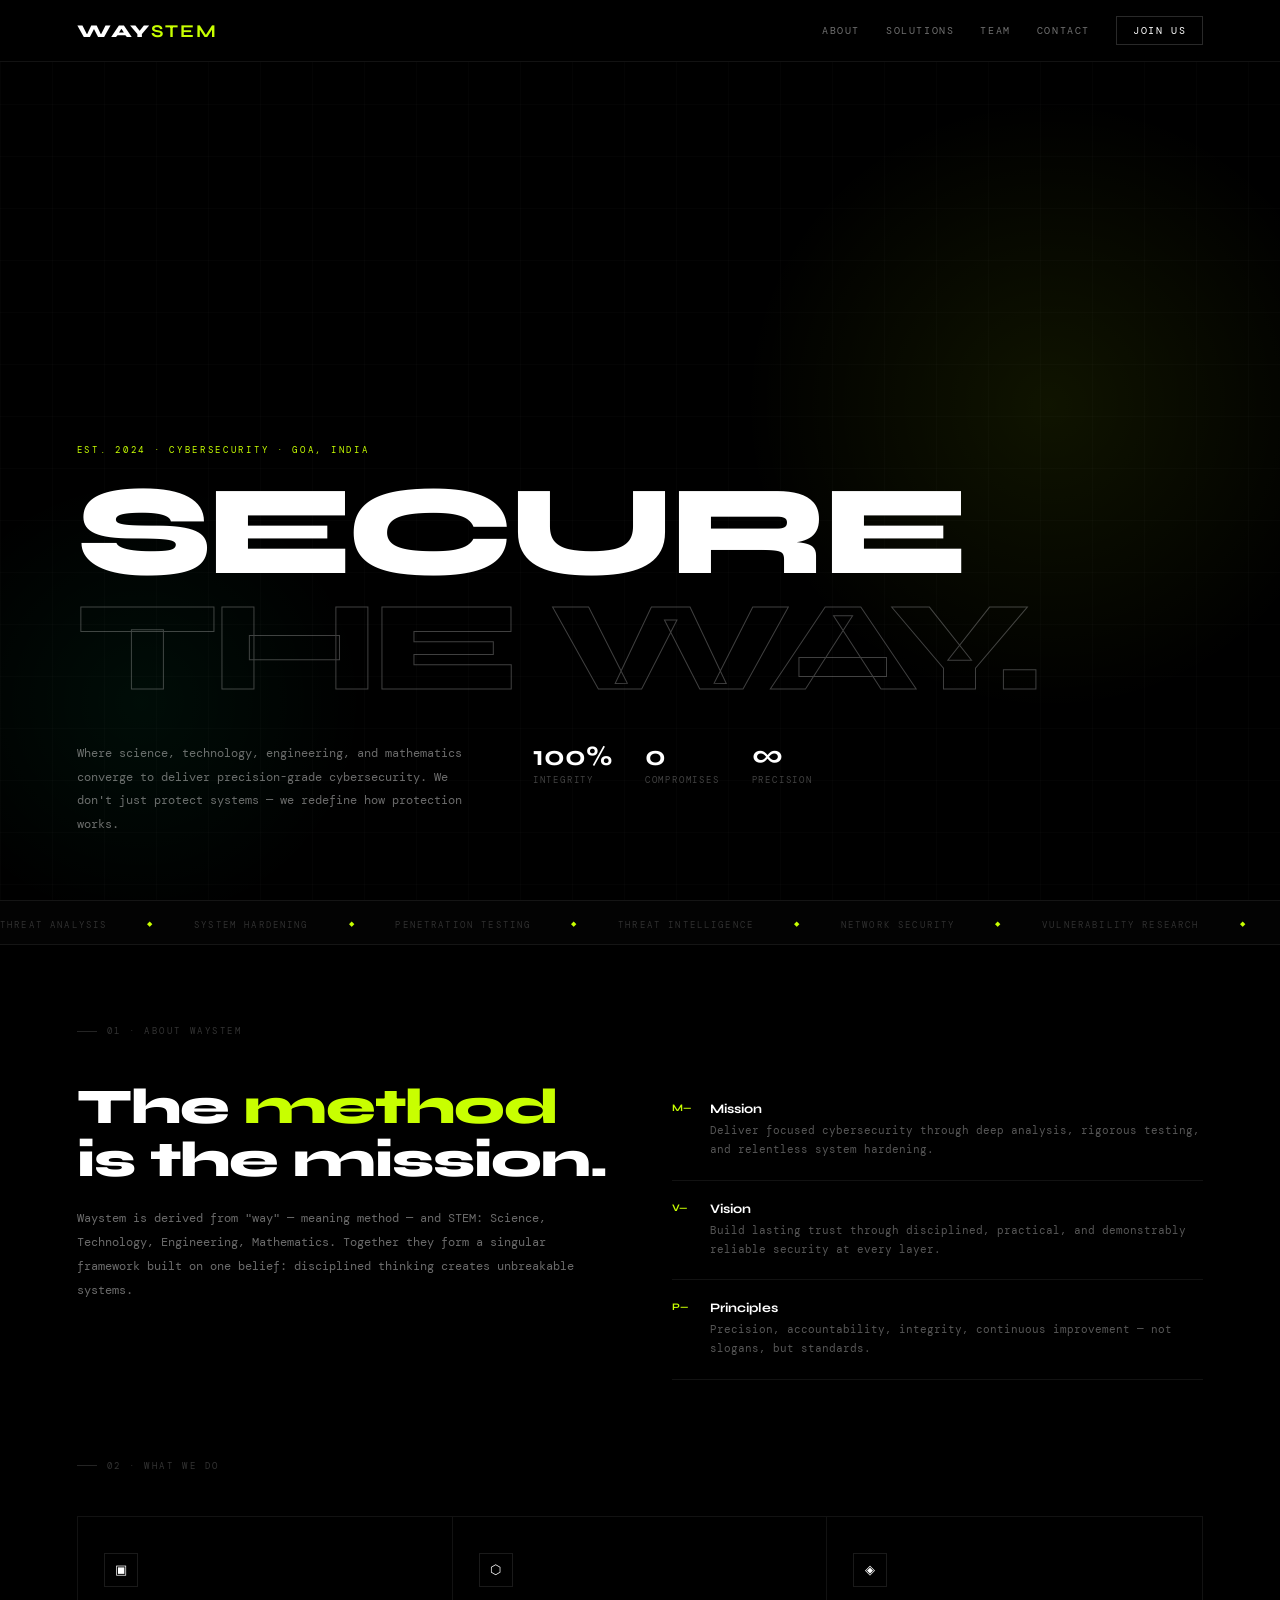
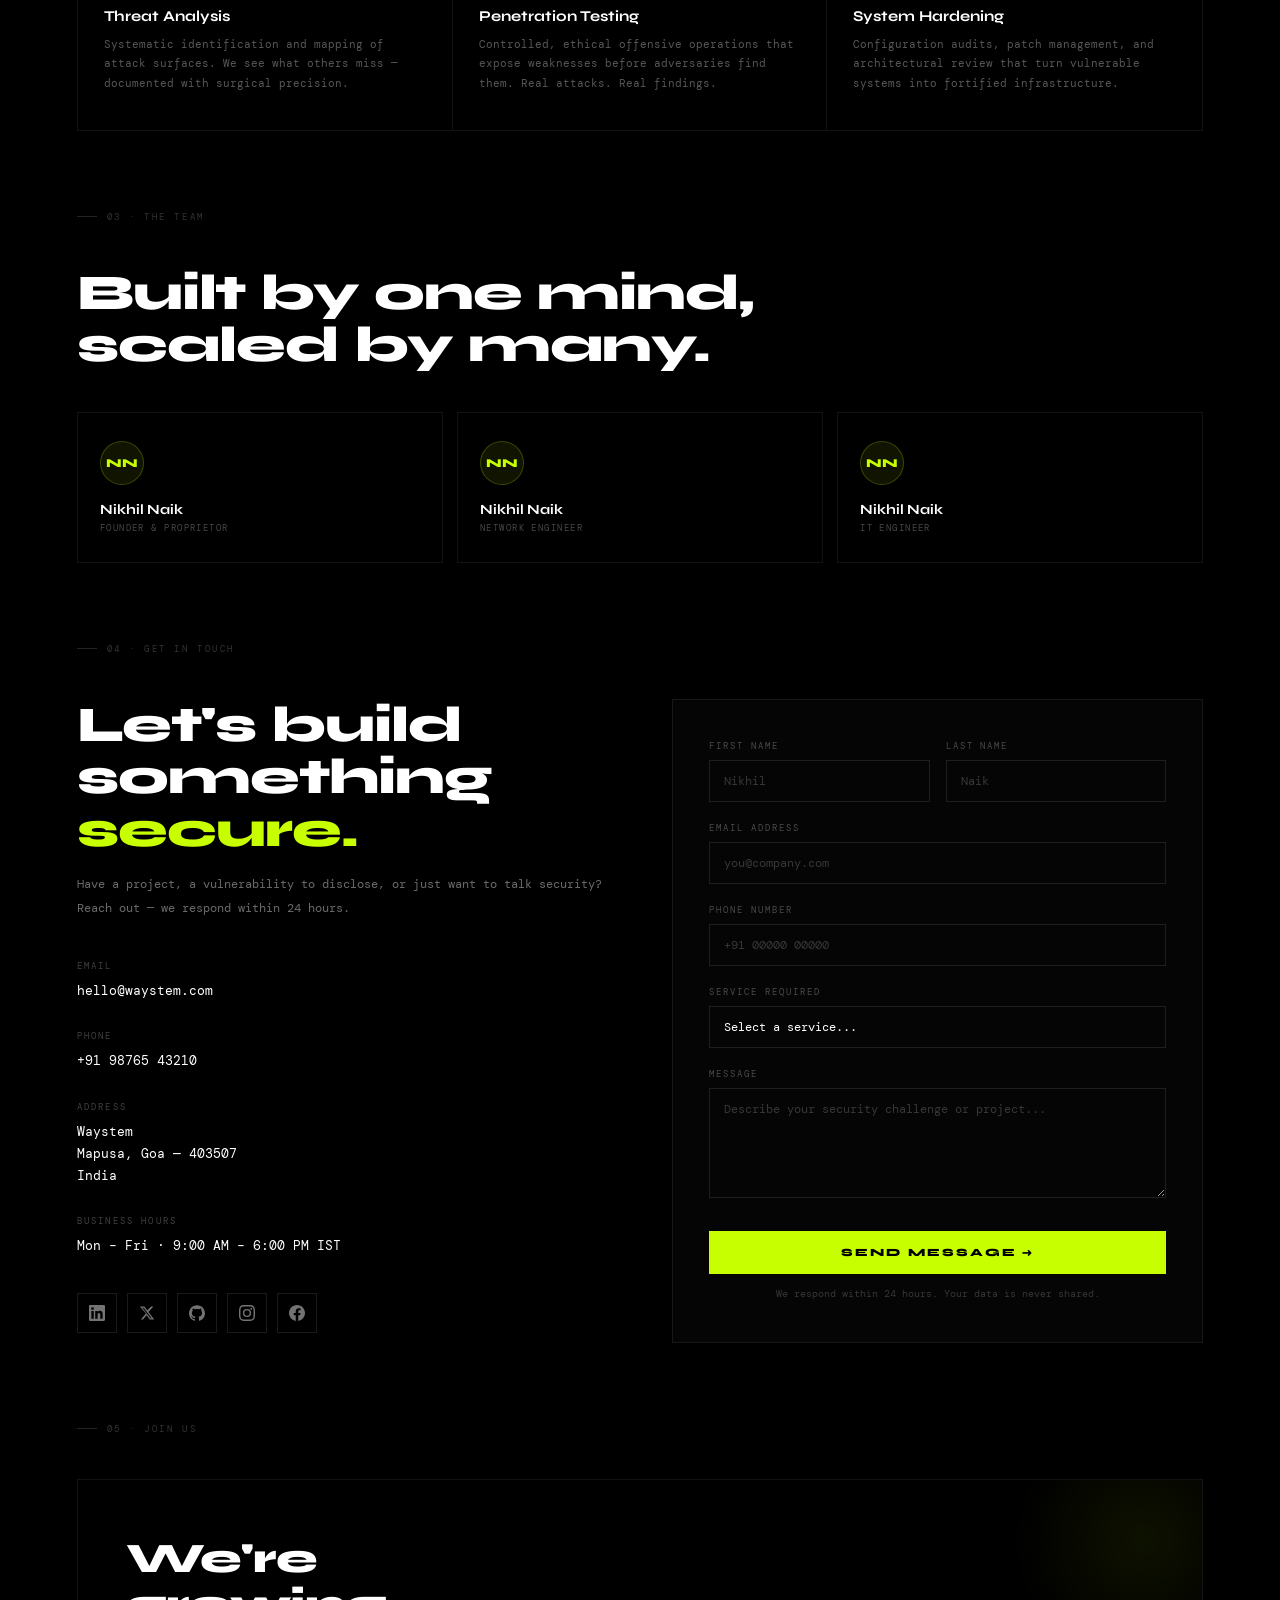
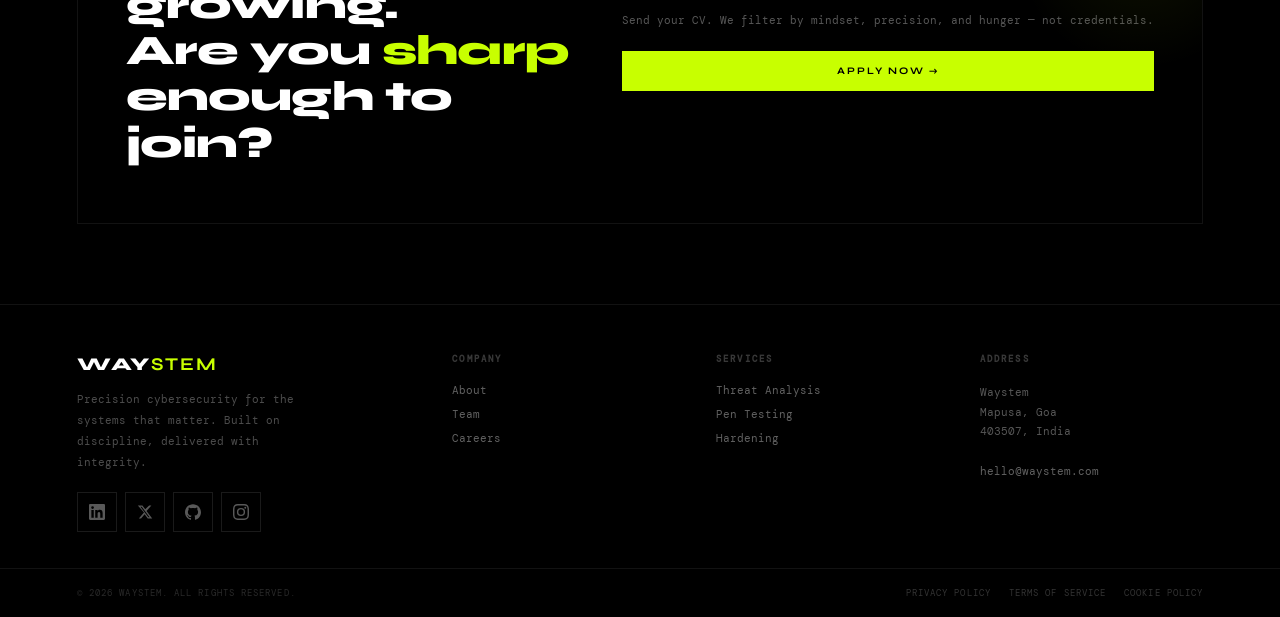
<file: index.html>
<!DOCTYPE html>
<html lang="en">
<head>
<meta charset="UTF-8">
<meta name="viewport" content="width=device-width, initial-scale=1.0, maximum-scale=1.0, user-scalable=no">
<title>Waystem</title>
<link href="https://fonts.googleapis.com/css2?family=Syne:wght@700;800&family=DM+Mono:wght@300;400&display=swap" rel="stylesheet">
<style>
*{margin:0;padding:0;box-sizing:border-box;-webkit-tap-highlight-color:transparent}
:root{--a:#c8ff00;--bg:#000;--sub:rgba(255,255,255,0.42);--faint:rgba(255,255,255,0.07);--pad:clamp(18px,6vw,80px)}
html{background:#000;overflow-x:hidden}
body{background:#000;color:#fff;font-family:'DM Mono',monospace;overflow-x:hidden;width:100%;max-width:100vw}

/* NAV */
nav{position:fixed;top:0;left:0;width:100%;z-index:200;background:rgba(0,0,0,0.9);backdrop-filter:blur(20px);border-bottom:1px solid var(--faint);display:flex;align-items:center;justify-content:space-between;padding:0 var(--pad);height:62px}
.logo{font-family:'Syne',sans-serif;font-size:18px;font-weight:800;letter-spacing:0.1em;text-transform:uppercase;color:#fff;text-decoration:none;flex-shrink:0}
.logo b{color:var(--a)}
.nav-desk{display:flex;align-items:center;gap:26px}
.nav-desk a{color:rgba(255,255,255,0.44);text-decoration:none;font-size:10px;letter-spacing:0.16em;text-transform:uppercase;transition:color .25s}
.nav-desk a:hover{color:#fff}
.nav-desk .cta{padding:7px 16px;border:1px solid rgba(255,255,255,0.16);color:#fff;font-size:10px;letter-spacing:0.16em;text-transform:uppercase;text-decoration:none;transition:all .25s}
.nav-desk .cta:hover{background:var(--a);color:#000;border-color:var(--a)}
.ham{display:none;flex-direction:column;justify-content:center;gap:5px;width:36px;height:36px;cursor:pointer;padding:6px;border:1px solid rgba(255,255,255,0.1)}
.ham span{display:block;height:1px;background:#fff;transition:all .3s;transform-origin:center}
.ham.open span:nth-child(1){transform:translateY(6px) rotate(45deg)}
.ham.open span:nth-child(2){opacity:0;transform:scaleX(0)}
.ham.open span:nth-child(3){transform:translateY(-6px) rotate(-45deg)}
.mob-menu{display:none;position:fixed;top:62px;left:0;width:100%;background:rgba(0,0,0,0.97);backdrop-filter:blur(20px);border-bottom:1px solid var(--faint);z-index:199;flex-direction:column}
.mob-menu.open{display:flex}
.mob-menu a{padding:17px var(--pad);font-size:11px;letter-spacing:0.18em;text-transform:uppercase;color:rgba(255,255,255,0.5);text-decoration:none;border-bottom:1px solid var(--faint);transition:color .2s}
.mob-menu a:last-child{color:var(--a)}
.mob-menu a:hover{color:#fff}

/* HERO */
.hero{min-height:100svh;width:100%;display:flex;flex-direction:column;justify-content:flex-end;padding:80px var(--pad) 64px;position:relative;overflow:hidden}
.hero-grid{position:absolute;inset:0;background-image:linear-gradient(rgba(255,255,255,0.016) 1px,transparent 1px),linear-gradient(90deg,rgba(255,255,255,0.016) 1px,transparent 1px);background-size:52px 52px}
.glow1{position:absolute;top:8%;right:-8%;width:52%;aspect-ratio:1;background:radial-gradient(circle,rgba(200,255,0,0.08) 0%,transparent 65%);pointer-events:none}
.glow2{position:absolute;bottom:-5%;left:-8%;width:38%;aspect-ratio:1;background:radial-gradient(circle,rgba(0,255,148,0.05) 0%,transparent 65%);pointer-events:none}
.hero-tag{font-size:9px;letter-spacing:0.3em;text-transform:uppercase;color:var(--a);margin-bottom:18px;animation:up .8s .1s both}
.hero-title{font-family:'Syne',sans-serif;font-weight:800;line-height:0.91;letter-spacing:-0.035em;text-transform:uppercase;margin-bottom:36px;animation:up .8s .25s both;font-size:clamp(50px,13.5vw,128px);width:100%}
.hero-title .ghost{display:block;-webkit-text-stroke:1px rgba(255,255,255,0.25);color:transparent}
.hero-foot{display:flex;flex-wrap:wrap;gap:28px 56px;align-items:flex-start;animation:up .8s .4s both}
.hero-desc{font-size:12px;line-height:1.95;color:var(--sub);flex:1;min-width:230px;max-width:400px}
.stats{display:flex;gap:32px;flex-wrap:wrap}
.stat .n{font-family:'Syne',sans-serif;font-size:28px;font-weight:700;line-height:1}
.stat .l{font-size:9px;letter-spacing:0.2em;text-transform:uppercase;color:rgba(255,255,255,0.26);margin-top:4px}

/* TICKER */
.ticker{border-top:1px solid var(--faint);border-bottom:1px solid var(--faint);padding:11px 0;overflow:hidden;background:rgba(255,255,255,0.01)}
.ticker-r{display:inline-flex;gap:40px;animation:tick 26s linear infinite}
.ticker-r span{font-size:9px;letter-spacing:0.24em;text-transform:uppercase;color:rgba(255,255,255,0.18);white-space:nowrap}
.ticker-r .d{color:var(--a);font-size:7px}

/* SECTION BASE */
.sec{padding:80px var(--pad);width:100%}
.lbl{font-size:9px;letter-spacing:0.28em;text-transform:uppercase;color:rgba(255,255,255,0.2);margin-bottom:44px;display:flex;align-items:center;gap:10px}
.lbl::before{content:'';display:block;width:20px;height:1px;background:rgba(255,255,255,0.14);flex-shrink:0}
.sec-h{font-family:'Syne',sans-serif;font-size:clamp(26px,4vw,50px);font-weight:800;line-height:1.05;letter-spacing:-0.02em;margin-bottom:20px}
.sec-h em{font-style:normal;color:var(--a)}
.sec-p{font-size:12px;line-height:2;color:var(--sub)}

/* ABOUT */
.about-grid{display:grid;grid-template-columns:1fr 1fr;gap:64px;align-items:start}
.val{display:flex;gap:16px;padding:20px 0;border-bottom:1px solid var(--faint)}
.val-k{font-size:10px;color:var(--a);font-family:'Syne',sans-serif;font-weight:700;min-width:22px;padding-top:1px}
.val-h{font-family:'Syne',sans-serif;font-size:13px;font-weight:700;margin-bottom:4px}
.val-t{font-size:11px;color:rgba(255,255,255,0.34);line-height:1.75}

/* SOLUTIONS */
.sol-wrap{padding:0 var(--pad) 80px;width:100%}
.sol-grid{display:grid;grid-template-columns:repeat(3,1fr);border:1px solid var(--faint)}
.sol{padding:36px 26px;border-right:1px solid var(--faint);transition:background .35s}
.sol:last-child{border-right:none}
.sol:hover{background:rgba(200,255,0,0.02)}
.sol-ico{width:34px;height:34px;border:1px solid rgba(255,255,255,0.1);display:flex;align-items:center;justify-content:center;font-size:13px;margin-bottom:20px;transition:border-color .3s}
.sol:hover .sol-ico{border-color:var(--a)}
.sol-name{font-family:'Syne',sans-serif;font-size:15px;font-weight:700;margin-bottom:10px}
.sol-t{font-size:11px;line-height:1.8;color:rgba(255,255,255,0.34)}

/* TEAM */
.team-wrap{padding:0 var(--pad) 80px;width:100%}
.team-h{font-family:'Syne',sans-serif;font-size:clamp(26px,4.5vw,50px);font-weight:800;line-height:1.05;letter-spacing:-0.02em;margin-bottom:40px}
.team-grid{display:grid;grid-template-columns:repeat(3,1fr);gap:14px}
.mem{padding:28px 22px;border:1px solid var(--faint);transition:border-color .3s,transform .3s;position:relative;overflow:hidden}
.mem::after{content:'';position:absolute;inset:0;background:linear-gradient(135deg,rgba(200,255,0,0.05),transparent 55%);opacity:0;transition:opacity .4s}
.mem:hover{border-color:rgba(200,255,0,0.22);transform:translateY(-3px)}
.mem:hover::after{opacity:1}
.ava{width:44px;height:44px;border-radius:50%;background:rgba(200,255,0,0.08);border:1px solid rgba(200,255,0,0.22);display:flex;align-items:center;justify-content:center;font-family:'Syne',sans-serif;font-weight:800;font-size:12px;color:var(--a);margin-bottom:16px}
.mem-n{font-family:'Syne',sans-serif;font-size:14px;font-weight:700;margin-bottom:4px}
.mem-r{font-size:9px;letter-spacing:0.16em;text-transform:uppercase;color:rgba(255,255,255,0.28)}

/* CONTACT SECTION */
.contact-wrap{padding:0 var(--pad) 80px;width:100%}
.contact-grid{display:grid;grid-template-columns:1fr 1fr;gap:64px;align-items:start}
.contact-info{}
.contact-info .sec-h{margin-bottom:16px}
.contact-info .sec-p{margin-bottom:40px}
.info-block{margin-bottom:28px}
.info-label{font-size:9px;letter-spacing:0.24em;text-transform:uppercase;color:rgba(255,255,255,0.25);margin-bottom:8px}
.info-val{font-size:13px;color:#fff;line-height:1.7}
.info-val a{color:#fff;text-decoration:none;transition:color .25s}
.info-val a:hover{color:var(--a)}
.socials{display:flex;gap:10px;margin-top:36px;flex-wrap:wrap}
.soc{width:40px;height:40px;border:1px solid rgba(255,255,255,0.1);display:flex;align-items:center;justify-content:center;text-decoration:none;transition:all .3s;flex-shrink:0}
.soc:hover{border-color:var(--a);background:rgba(200,255,0,0.05)}
.soc svg{width:16px;height:16px;fill:rgba(255,255,255,0.45);transition:fill .3s}
.soc:hover svg{fill:var(--a)}

/* FORM */
.form-box{background:rgba(255,255,255,0.02);border:1px solid var(--faint);padding:40px 36px}
.form-row{margin-bottom:20px}
.form-row label{display:block;font-size:9px;letter-spacing:0.22em;text-transform:uppercase;color:rgba(255,255,255,0.28);margin-bottom:8px}
.form-row input,.form-row textarea,.form-row select{width:100%;background:transparent;border:1px solid rgba(255,255,255,0.1);color:#fff;font-family:'DM Mono',monospace;font-size:12px;padding:12px 14px;outline:none;transition:border-color .25s;-webkit-appearance:none;appearance:none;border-radius:0}
.form-row input::placeholder,.form-row textarea::placeholder{color:rgba(255,255,255,0.2)}
.form-row input:focus,.form-row textarea:focus,.form-row select:focus{border-color:rgba(200,255,0,0.4)}
.form-row textarea{resize:vertical;min-height:110px}
.form-row select option{background:#111;color:#fff}
.form-2col{display:grid;grid-template-columns:1fr 1fr;gap:16px}
.submit-btn{width:100%;padding:15px;background:var(--a);color:#000;border:none;font-family:'Syne',sans-serif;font-weight:800;font-size:11px;letter-spacing:0.2em;text-transform:uppercase;cursor:pointer;transition:all .28s;margin-top:8px}
.submit-btn:hover{background:#fff}
.form-note{font-size:10px;color:rgba(255,255,255,0.2);margin-top:12px;line-height:1.6;text-align:center}

/* CAREERS */
.car-wrap{padding:0 var(--pad) 80px;width:100%}
.car-box{border:1px solid var(--faint);padding:56px 48px;display:flex;align-items:center;justify-content:space-between;gap:48px;position:relative;overflow:hidden}
.car-box::before{content:'';position:absolute;top:-80px;right:-80px;width:280px;height:280px;background:radial-gradient(circle,rgba(200,255,0,0.07),transparent 65%);pointer-events:none}
.car-h{font-family:'Syne',sans-serif;font-size:clamp(22px,3.5vw,42px);font-weight:800;line-height:1.1;letter-spacing:-0.02em}
.car-h em{font-style:normal;color:var(--a)}
.car-r{flex-shrink:0;min-width:220px}
.car-sub{font-size:11px;color:rgba(255,255,255,0.34);margin-bottom:20px;line-height:1.8}
.btn{display:inline-flex;align-items:center;justify-content:center;gap:10px;padding:14px 28px;background:var(--a);color:#000;text-decoration:none;font-size:10px;letter-spacing:0.2em;text-transform:uppercase;font-family:'Syne',sans-serif;font-weight:700;transition:all .28s;width:100%}
.btn:hover{background:#fff;gap:18px}

/* FOOTER */
footer{border-top:1px solid var(--faint);background:#000}
.foot-top{padding:48px var(--pad) 36px;display:grid;grid-template-columns:1.5fr 1fr 1fr 1fr;gap:40px}
.foot-brand{}
.foot-logo{font-family:'Syne',sans-serif;font-size:18px;font-weight:800;letter-spacing:0.1em;text-transform:uppercase;color:#fff;text-decoration:none;display:inline-block;margin-bottom:14px}
.foot-logo b{color:var(--a)}
.foot-desc{font-size:11px;line-height:1.9;color:rgba(255,255,255,0.3);max-width:220px}
.foot-socials{display:flex;gap:8px;margin-top:20px;flex-wrap:wrap}
.foot-col h4{font-size:9px;letter-spacing:0.24em;text-transform:uppercase;color:rgba(255,255,255,0.22);margin-bottom:18px}
.foot-col a{display:block;font-size:11px;color:rgba(255,255,255,0.38);text-decoration:none;margin-bottom:10px;transition:color .25s}
.foot-col a:hover{color:#fff}
.foot-col .addr{font-size:11px;color:rgba(255,255,255,0.34);line-height:1.8}
.foot-bottom{padding:18px var(--pad);border-top:1px solid var(--faint);display:flex;align-items:center;justify-content:space-between;flex-wrap:wrap;gap:10px}
.foot-copy{font-size:9px;letter-spacing:0.12em;text-transform:uppercase;color:rgba(255,255,255,0.16)}
.foot-legal{display:flex;gap:18px}
.foot-legal a{font-size:9px;letter-spacing:0.12em;text-transform:uppercase;color:rgba(255,255,255,0.2);text-decoration:none;transition:color .25s}
.foot-legal a:hover{color:#fff}

.reveal{opacity:0;transform:translateY(26px);transition:opacity .7s ease,transform .7s ease}
.reveal.on{opacity:1;transform:none}

@keyframes up{from{opacity:0;transform:translateY(20px)}to{opacity:1;transform:none}}
@keyframes tick{from{transform:translateX(0)}to{transform:translateX(-50%)}}

/* TABLET */
@media(max-width:860px){
  .nav-desk{display:none}
  .ham{display:flex}
  .about-grid{grid-template-columns:1fr;gap:36px}
  .sol-grid{grid-template-columns:1fr}
  .sol{border-right:none;border-bottom:1px solid var(--faint)}
  .sol:last-child{border-bottom:none}
  .team-grid{grid-template-columns:1fr 1fr}
  .contact-grid{grid-template-columns:1fr;gap:40px}
  .car-box{flex-direction:column;align-items:flex-start;padding:36px 28px;gap:28px}
  .car-r{width:100%;min-width:0}
  .foot-top{grid-template-columns:1fr 1fr;gap:32px}
}

/* MOBILE */
@media(max-width:480px){
  :root{--pad:18px}
  .hero{padding:74px 18px 52px}
  .hero-title{font-size:clamp(46px,14.5vw,72px);letter-spacing:-0.04em;line-height:0.9}
  .hero-foot{flex-direction:column;gap:22px}
  .hero-desc{max-width:100%;font-size:11px}
  .stats{gap:24px}
  .sec{padding:60px 18px}
  .lbl{margin-bottom:32px}
  .sol-wrap,.team-wrap,.car-wrap,.contact-wrap{padding-left:18px;padding-right:18px}
  .team-grid{grid-template-columns:1fr}
  .form-2col{grid-template-columns:1fr}
  .form-box{padding:28px 20px}
  .car-box{padding:28px 18px}
  .foot-top{grid-template-columns:1fr;padding:36px 18px 28px;gap:28px}
  .foot-bottom{flex-direction:column;align-items:flex-start;padding:16px 18px}
  .socials,.foot-socials{flex-wrap:wrap}
}
</style>
</head>
<body>

<nav>
  <a href="#" class="logo">Way<b>stem</b></a>
  <div class="nav-desk">
    <a href="#about">About</a>
    <a href="#solutions">Solutions</a>
    <a href="#team">Team</a>
    <a href="#contact">Contact</a>
    <a href="#careers" class="cta">Join Us</a>
  </div>
  <div class="ham" id="ham" onclick="toggleMenu()">
    <span></span><span></span><span></span>
  </div>
</nav>

<div class="mob-menu" id="mobmenu">
  <a href="#about" onclick="closeMenu()">About</a>
  <a href="#solutions" onclick="closeMenu()">Solutions</a>
  <a href="#team" onclick="closeMenu()">Team</a>
  <a href="#contact" onclick="closeMenu()">Contact</a>
  <a href="#careers" onclick="closeMenu()">Join Us →</a>
</div>

<!-- HERO -->
<section class="hero" id="top">
  <div class="hero-grid"></div>
  <div class="glow1"></div>
  <div class="glow2"></div>
  <div class="hero-tag">Est. 2024 · Cybersecurity · Goa, India</div>
  <h1 class="hero-title">Secure<span class="ghost">the way.</span></h1>
  <div class="hero-foot">
    <p class="hero-desc">Where science, technology, engineering, and mathematics converge to deliver precision-grade cybersecurity. We don't just protect systems — we redefine how protection works.</p>
    <div class="stats">
      <div class="stat"><div class="n">100%</div><div class="l">Integrity</div></div>
      <div class="stat"><div class="n">0</div><div class="l">Compromises</div></div>
      <div class="stat"><div class="n">∞</div><div class="l">Precision</div></div>
    </div>
  </div>
</section>

<!-- TICKER -->
<div class="ticker">
  <div class="ticker-r">
    <span>Threat Analysis</span><span class="d">◆</span><span>System Hardening</span><span class="d">◆</span><span>Penetration Testing</span><span class="d">◆</span><span>Threat Intelligence</span><span class="d">◆</span><span>Network Security</span><span class="d">◆</span><span>Vulnerability Research</span><span class="d">◆</span><span>Incident Response</span><span class="d">◆</span><span>Threat Analysis</span><span class="d">◆</span><span>System Hardening</span><span class="d">◆</span><span>Penetration Testing</span><span class="d">◆</span><span>Threat Intelligence</span><span class="d">◆</span><span>Network Security</span><span class="d">◆</span><span>Vulnerability Research</span><span class="d">◆</span><span>Incident Response</span><span class="d">◆</span>
  </div>
</div>

<!-- ABOUT -->
<section class="sec reveal" id="about">
  <div class="lbl">01 · About Waystem</div>
  <div class="about-grid">
    <div>
      <h2 class="sec-h">The <em>method</em><br>is the mission.</h2>
      <p class="sec-p">Waystem is derived from "way" — meaning method — and STEM: Science, Technology, Engineering, Mathematics. Together they form a singular framework built on one belief: disciplined thinking creates unbreakable systems.</p>
    </div>
    <div>
      <div class="val"><span class="val-k">M—</span><div><div class="val-h">Mission</div><div class="val-t">Deliver focused cybersecurity through deep analysis, rigorous testing, and relentless system hardening.</div></div></div>
      <div class="val"><span class="val-k">V—</span><div><div class="val-h">Vision</div><div class="val-t">Build lasting trust through disciplined, practical, and demonstrably reliable security at every layer.</div></div></div>
      <div class="val"><span class="val-k">P—</span><div><div class="val-h">Principles</div><div class="val-t">Precision, accountability, integrity, continuous improvement — not slogans, but standards.</div></div></div>
    </div>
  </div>
</section>

<!-- SOLUTIONS -->
<div class="sol-wrap reveal" id="solutions">
  <div class="lbl">02 · What we do</div>
  <div class="sol-grid">
    <div class="sol"><div class="sol-ico">▣</div><div class="sol-name">Threat Analysis</div><p class="sol-t">Systematic identification and mapping of attack surfaces. We see what others miss — documented with surgical precision.</p></div>
    <div class="sol"><div class="sol-ico">⬡</div><div class="sol-name">Penetration Testing</div><p class="sol-t">Controlled, ethical offensive operations that expose weaknesses before adversaries find them. Real attacks. Real findings.</p></div>
    <div class="sol"><div class="sol-ico">◈</div><div class="sol-name">System Hardening</div><p class="sol-t">Configuration audits, patch management, and architectural review that turn vulnerable systems into fortified infrastructure.</p></div>
  </div>
</div>

<!-- TEAM -->
<div class="team-wrap reveal" id="team">
  <div class="lbl">03 · The team</div>
  <h2 class="team-h">Built by one mind,<br>scaled by many.</h2>
  <div class="team-grid">
    <div class="mem"><div class="ava">NN</div><div class="mem-n">Nikhil Naik</div><div class="mem-r">Founder & Proprietor</div></div>
    <div class="mem"><div class="ava">NN</div><div class="mem-n">Nikhil Naik</div><div class="mem-r">Network Engineer</div></div>
    <div class="mem"><div class="ava">NN</div><div class="mem-n">Nikhil Naik</div><div class="mem-r">IT Engineer</div></div>
  </div>
</div>

<!-- CONTACT -->
<div class="contact-wrap reveal" id="contact">
  <div class="lbl">04 · Get in touch</div>
  <div class="contact-grid">
    <div class="contact-info">
      <h2 class="sec-h">Let's build something <em>secure.</em></h2>
      <p class="sec-p">Have a project, a vulnerability to disclose, or just want to talk security? Reach out — we respond within 24 hours.</p>

      <div class="info-block">
        <div class="info-label">Email</div>
        <div class="info-val"><a href="mailto:hello@waystem.com">hello@waystem.com</a></div>
      </div>
      <div class="info-block">
        <div class="info-label">Phone</div>
        <div class="info-val"><a href="tel:+919876543210">+91 98765 43210</a></div>
      </div>
      <div class="info-block">
        <div class="info-label">Address</div>
        <div class="info-val">Waystem<br>Mapusa, Goa — 403507<br>India</div>
      </div>
      <div class="info-block">
        <div class="info-label">Business Hours</div>
        <div class="info-val">Mon – Fri · 9:00 AM – 6:00 PM IST</div>
      </div>

      <div class="socials">
        <!-- LinkedIn -->
        <a href="#" class="soc" title="LinkedIn"><svg viewBox="0 0 24 24" xmlns="http://www.w3.org/2000/svg"><path d="M20.447 20.452h-3.554v-5.569c0-1.328-.027-3.037-1.852-3.037-1.853 0-2.136 1.445-2.136 2.939v5.667H9.351V9h3.414v1.561h.046c.477-.9 1.637-1.85 3.37-1.85 3.601 0 4.267 2.37 4.267 5.455v6.286zM5.337 7.433a2.062 2.062 0 01-2.063-2.065 2.064 2.064 0 112.063 2.065zm1.782 13.019H3.555V9h3.564v11.452zM22.225 0H1.771C.792 0 0 .774 0 1.729v20.542C0 23.227.792 24 1.771 24h20.451C23.2 24 24 23.227 24 22.271V1.729C24 .774 23.2 0 22.222 0h.003z"/></svg></a>
        <!-- Twitter/X -->
        <a href="#" class="soc" title="X / Twitter"><svg viewBox="0 0 24 24" xmlns="http://www.w3.org/2000/svg"><path d="M18.244 2.25h3.308l-7.227 8.26 8.502 11.24H16.17l-4.714-6.231-5.401 6.231H2.744l7.73-8.835L1.254 2.25H8.08l4.253 5.622zm-1.161 17.52h1.833L7.084 4.126H5.117z"/></svg></a>
        <!-- GitHub -->
        <a href="#" class="soc" title="GitHub"><svg viewBox="0 0 24 24" xmlns="http://www.w3.org/2000/svg"><path d="M12 .297c-6.63 0-12 5.373-12 12 0 5.303 3.438 9.8 8.205 11.385.6.113.82-.258.82-.577 0-.285-.01-1.04-.015-2.04-3.338.724-4.042-1.61-4.042-1.61C4.422 18.07 3.633 17.7 3.633 17.7c-1.087-.744.084-.729.084-.729 1.205.084 1.838 1.236 1.838 1.236 1.07 1.835 2.809 1.305 3.495.998.108-.776.417-1.305.76-1.605-2.665-.3-5.466-1.332-5.466-5.93 0-1.31.465-2.38 1.235-3.22-.135-.303-.54-1.523.105-3.176 0 0 1.005-.322 3.3 1.23.96-.267 1.98-.399 3-.405 1.02.006 2.04.138 3 .405 2.28-1.552 3.285-1.23 3.285-1.23.645 1.653.24 2.873.12 3.176.765.84 1.23 1.91 1.23 3.22 0 4.61-2.805 5.625-5.475 5.92.42.36.81 1.096.81 2.22 0 1.606-.015 2.896-.015 3.286 0 .315.21.69.825.57C20.565 22.092 24 17.592 24 12.297c0-6.627-5.373-12-12-12"/></svg></a>
        <!-- Instagram -->
        <a href="#" class="soc" title="Instagram"><svg viewBox="0 0 24 24" xmlns="http://www.w3.org/2000/svg"><path d="M12 2.163c3.204 0 3.584.012 4.85.07 3.252.148 4.771 1.691 4.919 4.919.058 1.265.069 1.645.069 4.849 0 3.205-.012 3.584-.069 4.849-.149 3.225-1.664 4.771-4.919 4.919-1.266.058-1.644.07-4.85.07-3.204 0-3.584-.012-4.849-.07-3.26-.149-4.771-1.699-4.919-4.92-.058-1.265-.07-1.644-.07-4.849 0-3.204.013-3.583.07-4.849.149-3.227 1.664-4.771 4.919-4.919 1.266-.057 1.645-.069 4.849-.069zm0-2.163c-3.259 0-3.667.014-4.947.072-4.358.2-6.78 2.618-6.98 6.98-.059 1.281-.073 1.689-.073 4.948 0 3.259.014 3.668.072 4.948.2 4.358 2.618 6.78 6.98 6.98 1.281.058 1.689.072 4.948.072 3.259 0 3.668-.014 4.948-.072 4.354-.2 6.782-2.618 6.979-6.98.059-1.28.073-1.689.073-4.948 0-3.259-.014-3.667-.072-4.947-.196-4.354-2.617-6.78-6.979-6.98-1.281-.059-1.69-.073-4.949-.073zm0 5.838a6.162 6.162 0 100 12.324 6.162 6.162 0 000-12.324zM12 16a4 4 0 110-8 4 4 0 010 8zm6.406-11.845a1.44 1.44 0 100 2.881 1.44 1.44 0 000-2.881z"/></svg></a>
        <!-- Facebook -->
        <a href="#" class="soc" title="Facebook"><svg viewBox="0 0 24 24" xmlns="http://www.w3.org/2000/svg"><path d="M24 12.073c0-6.627-5.373-12-12-12s-12 5.373-12 12c0 5.99 4.388 10.954 10.125 11.854v-8.385H7.078v-3.47h3.047V9.43c0-3.007 1.792-4.669 4.533-4.669 1.312 0 2.686.235 2.686.235v2.953H15.83c-1.491 0-1.956.925-1.956 1.874v2.25h3.328l-.532 3.47h-2.796v8.385C19.612 23.027 24 18.062 24 12.073z"/></svg></a>
      </div>
    </div>

    <div class="form-box">
      <div class="form-row">
        <div class="form-2col">
          <div>
            <label>First Name</label>
            <input type="text" placeholder="Nikhil">
          </div>
          <div>
            <label>Last Name</label>
            <input type="text" placeholder="Naik">
          </div>
        </div>
      </div>
      <div class="form-row">
        <label>Email Address</label>
        <input type="email" placeholder="you@company.com">
      </div>
      <div class="form-row">
        <label>Phone Number</label>
        <input type="tel" placeholder="+91 00000 00000">
      </div>
      <div class="form-row">
        <label>Service Required</label>
        <select>
          <option value="" disabled selected>Select a service...</option>
          <option>Threat Analysis</option>
          <option>Penetration Testing</option>
          <option>System Hardening</option>
          <option>Incident Response</option>
          <option>General Inquiry</option>
        </select>
      </div>
      <div class="form-row">
        <label>Message</label>
        <textarea placeholder="Describe your security challenge or project..."></textarea>
      </div>
      <button class="submit-btn" onclick="handleSubmit(this)">Send Message →</button>
      <p class="form-note">We respond within 24 hours. Your data is never shared.</p>
    </div>
  </div>
</div>

<!-- CAREERS -->
<div class="car-wrap reveal" id="careers">
  <div class="lbl">05 · Join us</div>
  <div class="car-box">
    <h2 class="car-h">We're growing.<br>Are you <em>sharp</em><br>enough to join?</h2>
    <div class="car-r">
      <p class="car-sub">Send your CV. We filter by mindset, precision, and hunger — not credentials.</p>
      <a href="mailto:careers@waystem.com" class="btn">Apply now →</a>
    </div>
  </div>
</div>

<!-- FOOTER -->
<footer>
  <div class="foot-top">
    <div class="foot-brand">
      <a href="#top" class="foot-logo">Way<b>stem</b></a>
      <p class="foot-desc">Precision cybersecurity for the systems that matter. Built on discipline, delivered with integrity.</p>
      <div class="foot-socials">
        <a href="#" class="soc" title="LinkedIn"><svg viewBox="0 0 24 24"><path d="M20.447 20.452h-3.554v-5.569c0-1.328-.027-3.037-1.852-3.037-1.853 0-2.136 1.445-2.136 2.939v5.667H9.351V9h3.414v1.561h.046c.477-.9 1.637-1.85 3.37-1.85 3.601 0 4.267 2.37 4.267 5.455v6.286zM5.337 7.433a2.062 2.062 0 01-2.063-2.065 2.064 2.064 0 112.063 2.065zm1.782 13.019H3.555V9h3.564v11.452zM22.225 0H1.771C.792 0 0 .774 0 1.729v20.542C0 23.227.792 24 1.771 24h20.451C23.2 24 24 23.227 24 22.271V1.729C24 .774 23.2 0 22.222 0h.003z" fill="rgba(255,255,255,0.35)"/></svg></a>
        <a href="#" class="soc" title="X"><svg viewBox="0 0 24 24"><path d="M18.244 2.25h3.308l-7.227 8.26 8.502 11.24H16.17l-4.714-6.231-5.401 6.231H2.744l7.73-8.835L1.254 2.25H8.08l4.253 5.622zm-1.161 17.52h1.833L7.084 4.126H5.117z" fill="rgba(255,255,255,0.35)"/></svg></a>
        <a href="#" class="soc" title="GitHub"><svg viewBox="0 0 24 24"><path d="M12 .297c-6.63 0-12 5.373-12 12 0 5.303 3.438 9.8 8.205 11.385.6.113.82-.258.82-.577 0-.285-.01-1.04-.015-2.04-3.338.724-4.042-1.61-4.042-1.61C4.422 18.07 3.633 17.7 3.633 17.7c-1.087-.744.084-.729.084-.729 1.205.084 1.838 1.236 1.838 1.236 1.07 1.835 2.809 1.305 3.495.998.108-.776.417-1.305.76-1.605-2.665-.3-5.466-1.332-5.466-5.93 0-1.31.465-2.38 1.235-3.22-.135-.303-.54-1.523.105-3.176 0 0 1.005-.322 3.3 1.23.96-.267 1.98-.399 3-.405 1.02.006 2.04.138 3 .405 2.28-1.552 3.285-1.23 3.285-1.23.645 1.653.24 2.873.12 3.176.765.84 1.23 1.91 1.23 3.22 0 4.61-2.805 5.625-5.475 5.92.42.36.81 1.096.81 2.22 0 1.606-.015 2.896-.015 3.286 0 .315.21.69.825.57C20.565 22.092 24 17.592 24 12.297c0-6.627-5.373-12-12-12" fill="rgba(255,255,255,0.35)"/></svg></a>
        <a href="#" class="soc" title="Instagram"><svg viewBox="0 0 24 24"><path d="M12 2.163c3.204 0 3.584.012 4.85.07 3.252.148 4.771 1.691 4.919 4.919.058 1.265.069 1.645.069 4.849 0 3.205-.012 3.584-.069 4.849-.149 3.225-1.664 4.771-4.919 4.919-1.266.058-1.644.07-4.85.07-3.204 0-3.584-.012-4.849-.07-3.26-.149-4.771-1.699-4.919-4.92-.058-1.265-.07-1.644-.07-4.849 0-3.204.013-3.583.07-4.849.149-3.227 1.664-4.771 4.919-4.919 1.266-.057 1.645-.069 4.849-.069zm0-2.163c-3.259 0-3.667.014-4.947.072-4.358.2-6.78 2.618-6.98 6.98-.059 1.281-.073 1.689-.073 4.948 0 3.259.014 3.668.072 4.948.2 4.358 2.618 6.78 6.98 6.98 1.281.058 1.689.072 4.948.072 3.259 0 3.668-.014 4.948-.072 4.354-.2 6.782-2.618 6.979-6.98.059-1.28.073-1.689.073-4.948 0-3.259-.014-3.667-.072-4.947-.196-4.354-2.617-6.78-6.979-6.98-1.281-.059-1.69-.073-4.949-.073zm0 5.838a6.162 6.162 0 100 12.324 6.162 6.162 0 000-12.324zM12 16a4 4 0 110-8 4 4 0 010 8zm6.406-11.845a1.44 1.44 0 100 2.881 1.44 1.44 0 000-2.881z" fill="rgba(255,255,255,0.35)"/></svg></a>
      </div>
    </div>
    <div class="foot-col">
      <h4>Company</h4>
      <a href="#about">About</a>
      <a href="#team">Team</a>
      <a href="#careers">Careers</a>
    </div>
    <div class="foot-col">
      <h4>Services</h4>
      <a href="#solutions">Threat Analysis</a>
      <a href="#solutions">Pen Testing</a>
      <a href="#solutions">Hardening</a>
    </div>
    <div class="foot-col">
      <h4>Address</h4>
      <p class="addr">Waystem<br>Mapusa, Goa<br>403507, India<br><br><a href="mailto:hello@waystem.com">hello@waystem.com</a></p>
    </div>
  </div>
  <div class="foot-bottom">
    <span class="foot-copy">© 2026 Waystem. All rights reserved.</span>
    <div class="foot-legal">
      <a href="#">Privacy Policy</a>
      <a href="#">Terms of Service</a>
      <a href="#">Cookie Policy</a>
    </div>
  </div>
</footer>

<script>
function toggleMenu(){
  document.getElementById('ham').classList.toggle('open');
  document.getElementById('mobmenu').classList.toggle('open');
}
function closeMenu(){
  document.getElementById('ham').classList.remove('open');
  document.getElementById('mobmenu').classList.remove('open');
}
function handleSubmit(btn){
  btn.textContent='Sending...';
  btn.style.opacity='0.7';
  setTimeout(()=>{
    btn.textContent='Message Sent ✓';
    btn.style.background='#00ff94';
    setTimeout(()=>{
      btn.textContent='Send Message →';
      btn.style.background='';
      btn.style.opacity='';
    },3000);
  },1200);
}
const io=new IntersectionObserver(e=>e.forEach(x=>{if(x.isIntersecting)x.target.classList.add('on')}),{threshold:0.05});
document.querySelectorAll('.reveal').forEach(el=>io.observe(el));
</script>
</body>
</html>
</file>
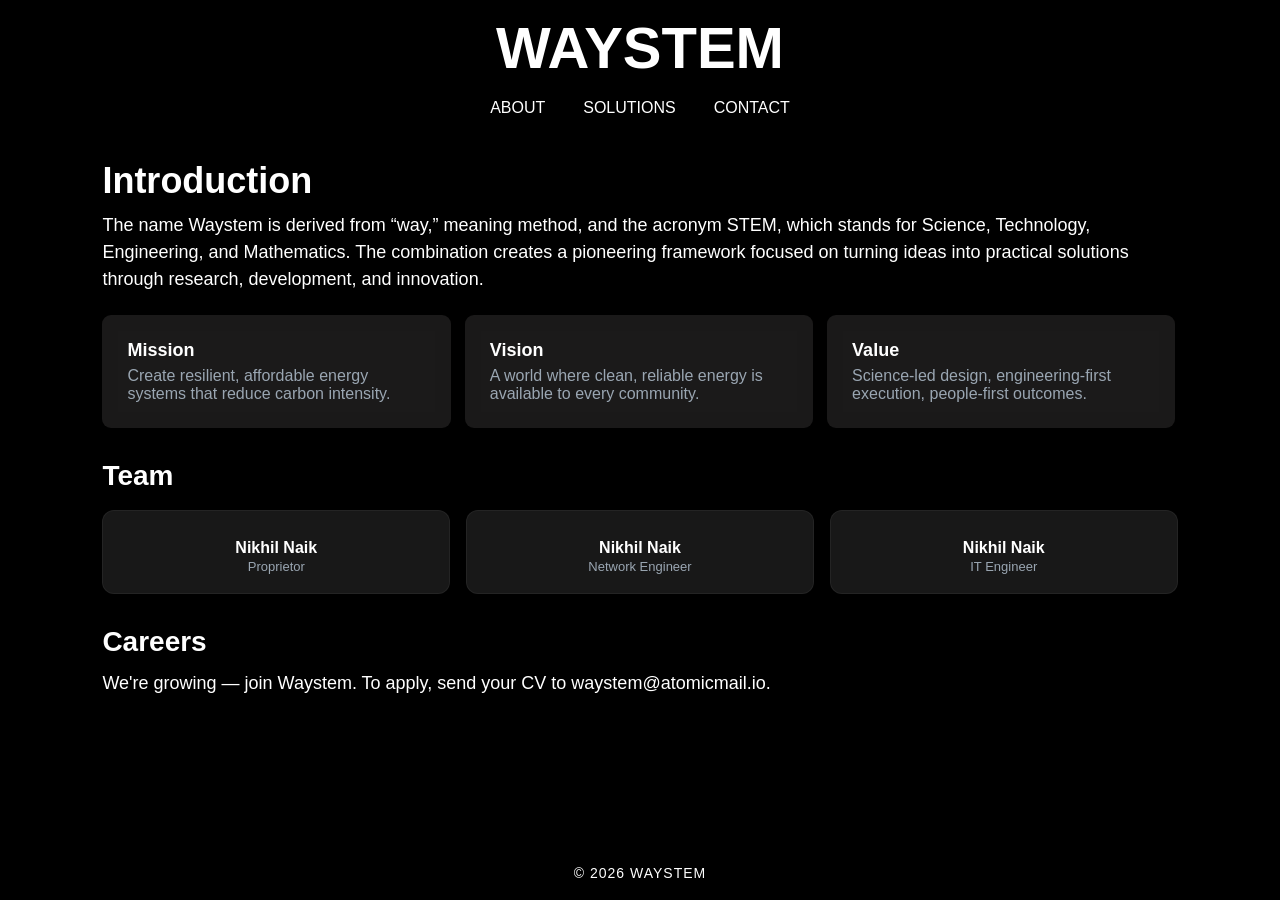
<file: about/index.html>
<!DOCTYPE html>
<html lang="en">
<head>
    <meta charset="UTF-8">
    <meta name="viewport" content="width=device-width, initial-scale=1.0">
    <title>Waystem</title>
        <link rel="apple-touch-icon" sizes="180x180" href="/media/apple-touch-icon.png">
    <link rel="icon" type="image/png" sizes="32x32" href="/media/favicon-32x32.png">
    <link rel="icon" type="image/png" sizes="16x16" href="/media/favicon-16x16.png">
    <style>
        /* Base Reset & Variables */
        * {
            margin: 0;
            padding: 0;
            box-sizing: border-box;
            font-family: "Helvetica Neue", Arial, sans-serif;
        }

        :root {
            --card: #0b1220;
            --muted: #9aa6b2;
            --accent: #00d1b2;
        }

        html {
            overflow-y: scroll;
            scrollbar-width: thin;
            scrollbar-color: #fff #000000;
        }

        body {
            background-color: #000;
            color: #fff;
            min-height: 100vh;
            display: flex;
            flex-direction: column;
        }

        /* Header & Navigation */
        .sticky-bar {
            position: sticky;
            top: 0;
            width: 100%;
            height: 130px;
            background: #000;
            z-index: 999;
            display: flex;
            justify-content: center;
            align-items: center;
        }

        .nav-container {
            display: flex;
            flex-direction: column;
            align-items: center;
        }

        .company-name {
            font-size: 58px;
            color: #fff;
            text-decoration: none;
            text-transform: uppercase;
            font-weight: bold;
        }

        .nav-links {
            list-style: none;
            margin-top: 18px;
            display: flex;
            text-transform: uppercase;
        }

        .nav-links li { margin: 0 10px; }

        .nav-links a {
            color: #fff;
            text-decoration: none;
            padding: 7px 9px;
            position: relative;
            font-size: 16px;
        }

        .nav-links a::after {
            content: "";
            position: absolute;
            left: 0; right: 0; bottom: -3px;
            height: 3px;
            background: #fff;
            transform: scaleX(0);
            transition: transform 0.6s ease;
        }

        .nav-links a:hover::after {
            transform: scaleX(1);
            box-shadow: 0 0 10px rgba(255, 255, 255, 0.8);
        }

        /* Layout Main */
        .wrap {
            flex: 1;
            padding: 30px 8%;
            width: 100%;
        }

        .card { margin-top: 32px; }

        h1 { font-size: clamp(22px, 6vw, 36px); margin-bottom: 10px; }
        h2 { font-size: clamp(18px, 5vw, 28px); margin-bottom: 12px; }

        p.lead { 
            font-size: clamp(14px, 3.6vw, 18px); 
            margin: 8px 0 22px; 
            line-height: 1.5;
        }

        p.lead a { color: #fff; text-decoration: none; font-weight: 500; }
        p.lead a:hover { color: var(--accent); }

        /* Values & Team Sections */
        .values { display: flex; flex-wrap: wrap; gap: 14px; }

        .value {
            width: 100%;
            padding: 9px;
            border-radius: 9px;
            background: #1b1a1a;
            border: 16px solid rgba(0, 0, 0, 0.05);
            backdrop-filter: blur(8px);
        }

        .value strong { font-size: clamp(14px, 3.6vw, 18px); display: block; }
        .value div { color: var(--muted); font-size: clamp(13px, 3.6vw, 16px); margin-top: 6px; }

        .team-grid {
            display: grid;
            grid-template-columns: repeat(3, 1fr);
            gap: 16px;
            margin-top: 18px;
        }

        .teammember {
            background: rgb(24, 24, 24);
            padding: 18px;
            border-radius: 12px;
            text-align: center;
            transition: 0.2s ease;
            border: 1px solid rgba(255,255,255,0.05);
        }

        .teammember:hover { transform: translateY(-3px); border-color: var(--accent); }
        .teammember strong { display: block; margin-top: 10px; font-size: 16px; }
        .teammember span { font-size: 13px; color: var(--muted); }

        /* Footer */
        footer {
            padding: 19px;
            text-align: center;
            background: #000;
            text-transform: uppercase;
            letter-spacing: 1px;
            margin-top: auto;
        }

        footer p { font-size: 14px; }

        /* Scrollbar Styling */
        html::-webkit-scrollbar { width: 12px; }
        html::-webkit-scrollbar-track { background: #1e1e1e; }
        html::-webkit-scrollbar-thumb { 
            background: #fff; 
            border-radius: 6px; 
            border: 3px solid #1e1e1e; 
        }

        /* Responsive Breakpoints */
        @media (max-width: 900px) {
            .team-grid { grid-template-columns: 1fr; }
            .sticky-bar .nav-links li { margin-right: 10px; }
        }

        @media (min-width: 900px) {
            .value { width: calc(33.33% - 10px); }
        }

        @media (max-width: 480px) {
            .company-name { font-size: 58px; }
            .nav-links li { margin: 0 5px; }
        }
    </style>
</head>
<body>

    <header class="sticky-bar">
        <nav class="nav-container">
            <a href="https://www.waystem.com" class="company-name">Waystem</a>
            <ul class="nav-links">
                <li><a href="index.html">About</a></li>
                <li><a href="/solutions/index.html">Solutions</a></li>
                <li><a href="/contact/index.html">Contact</a></li>
            </ul>
        </nav>
    </header>

    <main class="wrap">
        <section id="about">
            <h1>Introduction</h1>
            <p class="lead">
                The name Waystem is derived from “way,” meaning method, and the acronym STEM, which stands for Science, Technology, Engineering, and Mathematics. The combination creates a pioneering framework focused on turning ideas into practical solutions through research, development, and innovation.
            </p>
            <div class="values">
                <div class="value">
                    <strong>Mission</strong>
                    <div>Create resilient, affordable energy systems that reduce carbon intensity.</div>
                </div>
                <div class="value">
                    <strong>Vision</strong>
                    <div>A world where clean, reliable energy is available to every community.</div>
                </div>
                <div class="value">
                    <strong>Value</strong>
                    <div>Science-led design, engineering-first execution, people-first outcomes.</div>
                </div>
            </div>
        </section>

        <section id="team" class="card">
            <h2>Team</h2>
            <div class="team-grid">
                <div class="teammember">
                    <strong>Nikhil Naik</strong>
                    <span>Proprietor</span>
                </div>
                <div class="teammember">
                    <strong>Nikhil Naik</strong>
                    <span>Network Engineer</span>
                </div>
                <div class="teammember">
                    <strong>Nikhil Naik</strong>
                    <span>IT Engineer</span>
                </div>
            </div>
        </section>

        <section id="career" class="card">
            <h2>Careers</h2>
            <p class="lead">We're growing — join Waystem. To apply, send your CV to <a href="mailto:waystem@atomicmail.io">waystem@atomicmail.io</a>.</p>
        </section>
    </main>

    <footer>
        <p>&copy; 2026 Waystem</p>
    </footer>

</body>
</html>
</file>
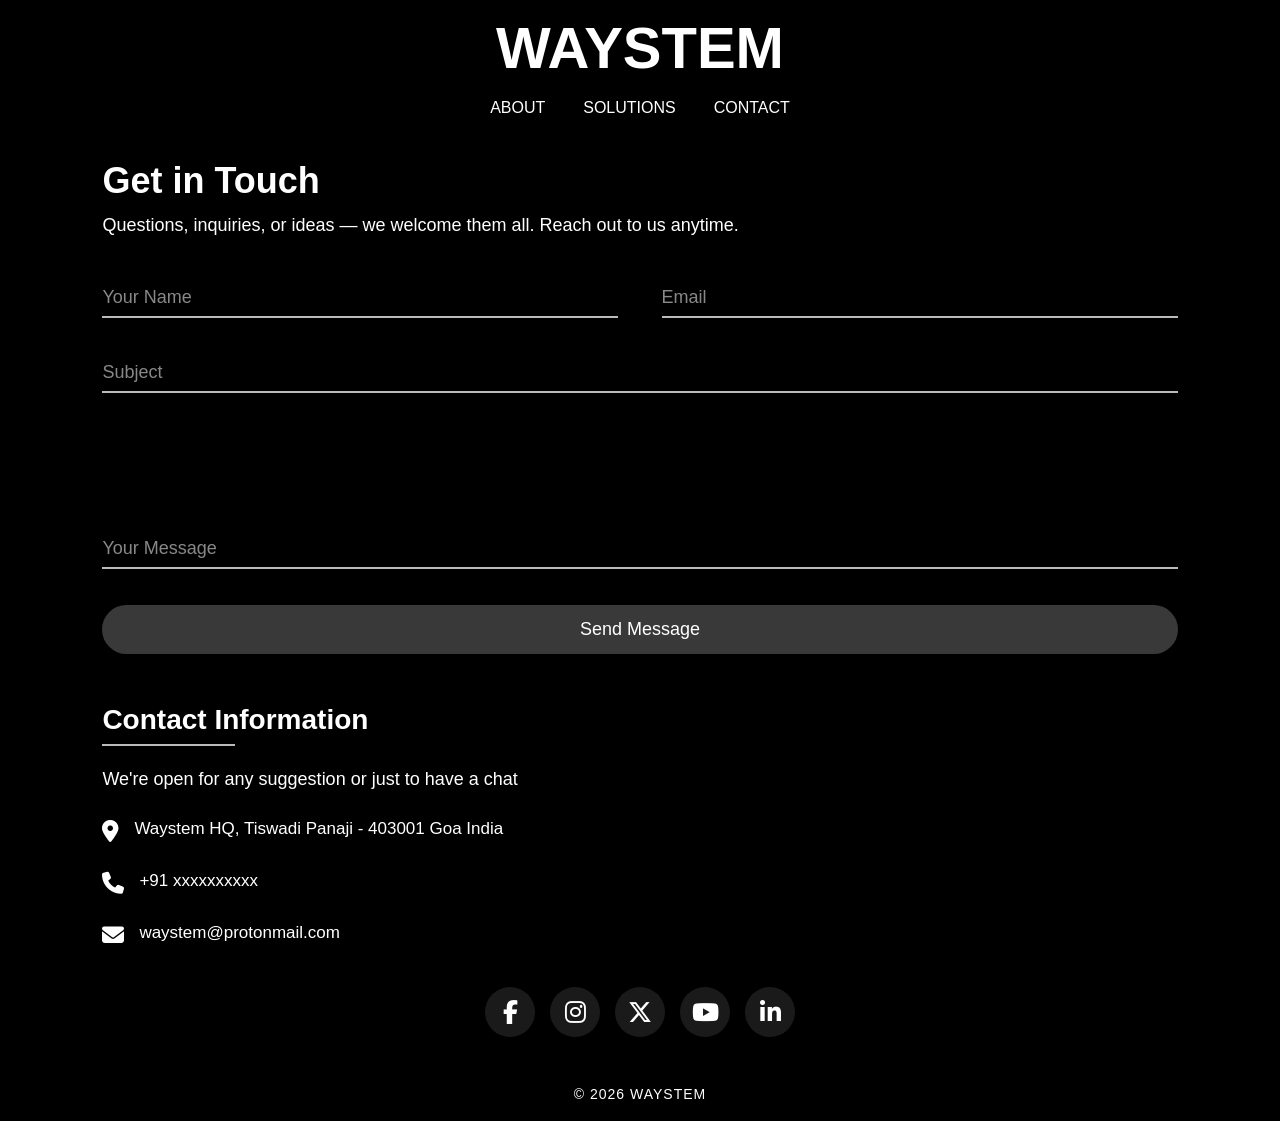
<file: contact/index.html>
<!DOCTYPE html>
<html lang="en">
<head>
    <meta charset="UTF-8">
    <meta name="viewport" content="width=device-width, initial-scale=1.0">
    <title>Waystem</title>
        <link rel="apple-touch-icon" sizes="180x180" href="/media/apple-touch-icon.png">
    <link rel="icon" type="image/png" sizes="32x32" href="/media/favicon-32x32.png">
    <link rel="icon" type="image/png" sizes="16x16" href="/media/favicon-16x16.png">
    <link rel="stylesheet" href="https://cdnjs.cloudflare.com/ajax/libs/font-awesome/6.5.1/css/all.min.css">
    <style>
        /* Base Reset & Variables */
        * {
            margin: 0;
            padding: 0;
            box-sizing: border-box;
            font-family: "Helvetica Neue", Arial, sans-serif;
        }

        :root {
            --card: #0b1220;
            --muted: #9aa6b2;
            --accent: #00d1b2;
        }

        html {
            overflow-y: scroll;
            scrollbar-width: thin;
            scrollbar-color: #fff #000000;
        }

        body {
            background-color: #000;
            color: #fff;
            min-height: 100vh;
            display: flex;
            flex-direction: column;
        }

        /* Header & Navigation */
        .sticky-bar {
            position: sticky;
            top: 0;
            width: 100%;
            height: 130px;
            background: #000;
            z-index: 999;
            display: flex;
            justify-content: center;
            align-items: center;
        }

        .nav-container {
            display: flex;
            flex-direction: column;
            align-items: center;
        }

        .company-name {
            font-size: 58px;
            color: #fff;
            text-decoration: none;
            text-transform: uppercase;
            font-weight: bold;
        }

        .nav-links {
            list-style: none;
            margin-top: 18px;
            display: flex;
            text-transform: uppercase;
        }

        .nav-links li { margin: 0 10px; }

        .nav-links a {
            color: #fff;
            text-decoration: none;
            padding: 7px 9px;
            position: relative;
            font-size: 16px;
        }

        .nav-links a::after {
            content: "";
            position: absolute;
            left: 0; right: 0; bottom: -3px;
            height: 3px;
            background: #fff;
            transform: scaleX(0);
            transition: transform 0.6s ease;
        }

        .nav-links a:hover::after {
            transform: scaleX(1);
            box-shadow: 0 0 10px rgba(255, 255, 255, 0.8);
        }

        /* Layout Main */
        .wrap {
            flex: 1;
            padding: 30px 8%;
            width: 100%;
        }

        .card { margin-top: 32px; }

        h1 { font-size: clamp(22px, 6vw, 36px); margin-bottom: 10px; }
        h2 { font-size: clamp(18px, 5vw, 28px); margin-bottom: 12px; }

        p.lead { 
            font-size: clamp(14px, 3.6vw, 18px); 
            margin: 8px 0 22px; 
            line-height: 1.5;
        }

        p.lead a { color: #fff; text-decoration: none; font-weight: 500; }
        p.lead a:hover { color: var(--accent); }

        /* Values & Team Sections */
        .values { display: flex; flex-wrap: wrap; gap: 14px; }

        .value {
            width: 100%;
            padding: 9px;
            border-radius: 9px;
            background: #1b1a1a;
            border: 16px solid rgba(0, 0, 0, 0.05);
            backdrop-filter: blur(8px);
        }

        .value strong { font-size: clamp(14px, 3.6vw, 18px); display: block; }
        .value div { color: var(--muted); font-size: clamp(13px, 3.6vw, 16px); margin-top: 6px; }

        .team-grid {
            display: grid;
            grid-template-columns: repeat(3, 1fr);
            gap: 16px;
            margin-top: 18px;
        }

        .teammember {
            background: rgb(24, 24, 24);
            padding: 18px;
            border-radius: 12px;
            text-align: center;
            transition: 0.2s ease;
            border: 1px solid rgba(255,255,255,0.05);
        }

        .teammember:hover { transform: translateY(-3px); border-color: var(--accent); }
        .teammember strong { display: block; margin-top: 10px; font-size: 16px; }
        .teammember span { font-size: 13px; color: var(--muted); }

        /* CONTACT FORM STYLES - INSIDE WRAP */
        .wrap .messageForm {
            display: flex;
            justify-content: space-between;
            flex-wrap: wrap;
    
        gap: 0;
        }

        .wrap .inputGroup {
            margin: 18px 0;
            position: relative;
        }

        .wrap .messageForm .halfWidth {
            flex-basis: 48%;
        }

        .wrap .messageForm .fullWidth {
            flex-basis: 100%;
        }

        .wrap .messageForm input,
        .wrap .messageForm textarea {
            width: 100%;
            font-size: 18px;
            padding: 8px 0;
            background-color: #000000;
            color: #ffffff;
            border: none;
            border-bottom: 2px solid #bababa;
            outline: none;
            transition: border-color 0.3s;
        }

        .wrap .messageForm input:focus,
        .wrap .messageForm textarea:focus {
            border-bottom-color: #bababa;
        }

        .wrap .messageForm textarea {
            resize: none;
            height: 140px;
            display: block;
        }

        .wrap textarea::-webkit-scrollbar {
            width: 5px;
        }

        .wrap textarea::-webkit-scrollbar-track {
            background-color: #1e1e1e;
            border-radius: 15px;
        }

        .wrap textarea::-webkit-scrollbar-thumb {
            background-color: #C1C0C0;
            border-radius: 15px;
        }

        .wrap .inputGroup label {
            position: absolute;
            left: 0;
            bottom: 10px;
            color: #888;
            font-size: 18px;
            transition: all 0.4s ease;
            pointer-events: none;
        }

        .wrap .inputGroup input:focus ~ label,
        .wrap .inputGroup textarea:focus ~ label,
        .wrap .inputGroup input:valid ~ label,
        .wrap .inputGroup textarea:valid ~ label {
            transform: translateY(-30px);
            font-size: 14px;
            color: #898989;
        }

        .wrap .messageForm textarea:focus + label,
        .wrap .messageForm textarea:valid + label {
            transform: translateY(-130px);
        }

        .wrap .inputGroup button {
            padding: 13px 20px;
            width: 100%;
            font-size: 18px;
            background-color: #393939;
            color: #fff;
            border: 1px solid transparent;
            border-radius: 25px;
            outline: none;
            cursor: pointer;
            box-shadow: 0px 8px 15px rgba(0, 0, 0, 0.521);
            transition: all 0.4s ease;
            font-weight: 500;
        }

        .wrap .inputGroup button:hover {
            background-color: #676767;
            color: #ffffff;
            transform: translateY(-2px);
        }

        /* CONTACT INFO STYLES - INSIDE WRAP */
        .wrap .contact-info-header h2 {
            position: relative;
            display: inline-block;
            padding-bottom: 10px;
        }

        .wrap .contact-info-header h2::after {
            content: '';
            position: absolute;
            bottom: 0;
            left: 0;
            width: 50%;
            height: 2px;
            background-color: #bababa;
        }

        .wrap .contact-details {
            list-style: none;
            padding: 0;
            margin: 0;
            margin-top: 20px;
        }

        .wrap .contact-details li {
            margin-bottom: 25px;
            font-size: 17px;
            color: #fff;
            line-height: 1.6;
            display: flex;
            align-items: flex-start;
            gap: 15px;
        }

        .wrap .contact-details li:last-child {
            margin-bottom: 0;
        }

        .wrap .contact-details li i {
            font-size: 22px;
            color: #fff;
            margin-top: 5px;
            flex-shrink: 0;
        }

        .wrap .contact-details li .contact-text {
            flex: 1;
        }

        .wrap .social-section {
            margin-top: 40px;
            text-align: center;
        }

        .wrap .social-icons {
            display: flex;
            justify-content: center;
            gap: 15px;
            margin-top: 20px;
        }

        .wrap .social-icons a {
            display: inline-flex;
            width: 50px;
            height: 50px;
            border-radius: 50%;
            background-color: #1a1a1a;
            align-items: center;
            justify-content: center;
            transition: all 0.3s ease;
            text-decoration: none;
        }

        .wrap .social-icons a i {
            font-size: 24px;
            color: #fff;
        }

        .wrap .social-icons a:hover {
            transform: scale(1.1);
            box-shadow: 0 4px 15px rgba(255, 255, 255, 0.2);
        }

        .wrap .social-icons a.facebook:hover {
            background-color: #1877f2;
        }

        .wrap .social-icons a.instagram:hover {
            background: linear-gradient(45deg, #f09433 0%, #e6683c 25%, #dc2743 50%, #cc2366 75%, #bc1888 100%);
        }

        .wrap .social-icons a.twitter:hover {
            background-color: #ffffff;
        }

        .wrap .social-icons a.twitter:hover i {
            color: #000000;
        }

        .wrap .social-icons a.youtube:hover {
            background-color: #ff0000;
        }

        .wrap .social-icons a.linkedin:hover {
            background-color: #0077b5;
        }

        /* Footer */
        footer {
            padding: 19px;
            text-align: center;
            background: #000;
            text-transform: uppercase;
            letter-spacing: 1px;
            margin-top: auto;
        }

        footer p { font-size: 14px; }

        /* Scrollbar Styling */
        html::-webkit-scrollbar { width: 12px; }
        html::-webkit-scrollbar-track { background: #1e1e1e; }
        html::-webkit-scrollbar-thumb { 
            background: #fff; 
            border-radius: 6px; 
            border: 3px solid #1e1e1e; 
        }

        /* Responsive Breakpoints */
        @media (max-width: 900px) {
            .team-grid { grid-template-columns: 1fr; }
            .sticky-bar .nav-links li { margin-right: 10px; }
        }

        @media (min-width: 900px) {
            .value { width: calc(33.33% - 10px); }
        }

        @media (max-width: 1100px) {
            .wrap .messageForm .halfWidth {
                flex-basis: 100%;
            }
        }

        @media (max-width: 480px) {
            .company-name { font-size: 58px; }
            .nav-links li { margin: 0 5px; }
        }
    </style>
</head>
<body>

    <header class="sticky-bar">
        <nav class="nav-container">
            <a href="https://www.waystem.com" class="company-name">Waystem</a>
            <ul class="nav-links">
                <li><a href="/about/index.html">About</a></li>
                <li><a href="/solutions/index.html">Solutions</a></li>
                <li><a href="index.html">Contact</a></li>
            </ul>
        </nav>
    </header>

    <main class="wrap">
        <section id="contact">
            <h1>Get in Touch</h1>
            <p class="lead">
                Questions, inquiries, or ideas — we welcome them all. Reach out to us anytime.
            </p>
            <form class="messageForm" data-netlify="true" data-netlify-honeypot="bot-field">
                <input type='hidden' name='form-name' value='form 1' />
                <div class="inputGroup halfWidth">
                    <input type="text" name="name" required="required">
                    <label>Your Name</label>
                </div>
                <div class="inputGroup halfWidth">
                    <input type="email" name="email" required="required">
                    <label>Email</label>
                </div>
                <div class="inputGroup fullWidth">
                    <input type="text" name="subject" required="required">
                    <label>Subject</label>
                </div>
                <div class="inputGroup fullWidth">
                    <textarea name="message" required="required"></textarea>
                    <label>Your Message</label>
                </div>
                <div class="inputGroup fullWidth">
                    <button type="submit">Send Message</button>
                </div>
            </form>
        </section>

        <section id="contact-info" class="card">
            <div class="contact-info-header">
                <h2>Contact Information</h2>
                <p class="lead">We're open for any suggestion or just to have a chat</p>
            </div>

            <ul class="contact-details">
                <li>
                    <i class="fas fa-map-marker-alt"></i>
                    <div class="contact-text">
                        Waystem HQ, Tiswadi Panaji - 403001 Goa India
                    </div>
                </li>
                <li>
                    <i class="fas fa-phone"></i>
                    <div class="contact-text">
                        +91 xxxxxxxxxx
                    </div>
                </li>
                <li>
                    <i class="fas fa-envelope"></i>
                    <div class="contact-text">
                        waystem@protonmail.com
                    </div>
                </li>
            </ul>

            <div class="social-section">
                <div class="social-icons">
                    <a href="https://facebook.com/Waystem" target="_blank" class="facebook">
                        <i class="fab fa-facebook-f"></i>
                    </a>
                    <a href="https://instagram.com/waystem" target="_blank" class="instagram">
                        <i class="fab fa-instagram"></i>
                    </a>
                    <a href="https://x.com/waystem" target="_blank" class="twitter">
                        <i class="fa-brands fa-x-twitter"></i>
                    </a>
                    <a href="https://youtube.com/Waystem" target="_blank" class="youtube">
                        <i class="fab fa-youtube"></i>
                    </a>
                    <a href="https://linkedin.com/company/waystem" target="_blank" class="linkedin">
                        <i class="fab fa-linkedin-in"></i>
                    </a>
                </div>
            </div>
        </section>
    </main>

    <footer>
        <p>&copy; 2026 Waystem</p>
    </footer>

</body>
</html>
</file>
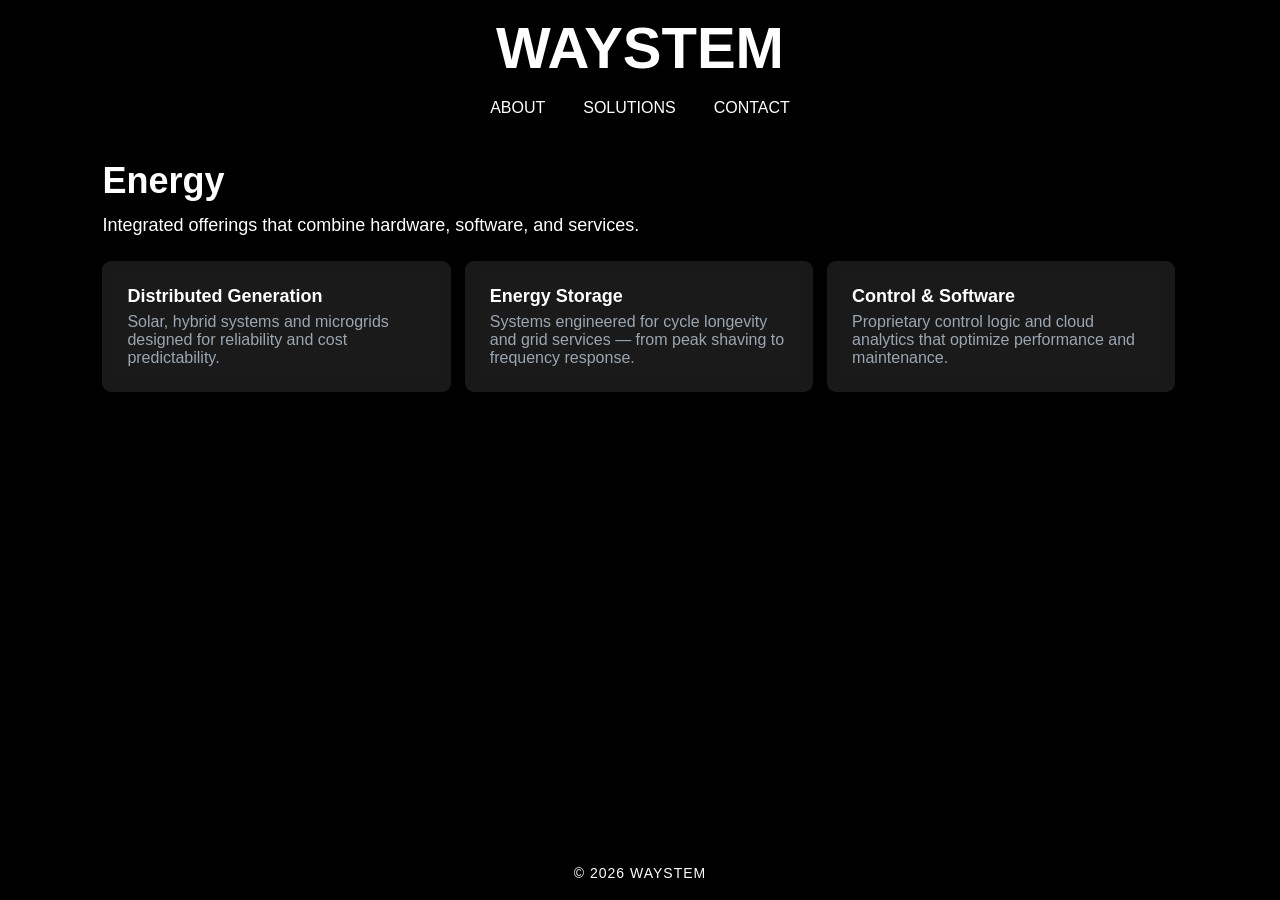
<file: solutions/index.html>
<!DOCTYPE html>
<html lang="en">

<head>
    <meta charset="UTF-8">
    <meta name="viewport" content="width=device-width, initial-scale=1.0">
    <title>Waystem</title>
    <link rel="apple-touch-icon" sizes="180x180" href="/media/apple-touch-icon.png">
    <link rel="icon" type="image/png" sizes="32x32" href="/media/favicon-32x32.png">
    <link rel="icon" type="image/png" sizes="16x16" href="/media/favicon-16x16.png">

    <style>
        /* Base Reset & Variables */
        * {
            margin: 0;
            padding: 0;
            box-sizing: border-box;
            font-family: "Helvetica Neue", Arial, sans-serif;
        }

        :root {
            --card: #0b1220;
            --muted: #9aa6b2;
            --accent: #00d1b2;
        }

        html {
            overflow-y: scroll;
            scrollbar-width: thin;
            scrollbar-color: #fff #000000;
        }

        body {
            background-color: #000;
            color: #fff;
            min-height: 100vh;
            display: flex;
            flex-direction: column;
        }

        /* Header & Navigation */
        .sticky-bar {
            position: sticky;
            top: 0;
            width: 100%;
            height: 130px;
            background: #000;
            z-index: 999;
            display: flex;
            justify-content: center;
            align-items: center;
        }

        .nav-container {
            display: flex;
            flex-direction: column;
            align-items: center;
        }

        .company-name {
            font-size: 58px;
            color: #fff;
            text-decoration: none;
            text-transform: uppercase;
            font-weight: bold;
        }

        .nav-links {
            list-style: none;
            margin-top: 18px;
            display: flex;
            text-transform: uppercase;
        }

        .nav-links li {
            margin: 0 10px;
        }

        .nav-links a {
            color: #fff;
            text-decoration: none;
            padding: 7px 9px;
            position: relative;
            font-size: 16px;
        }

        .nav-links a::after {
            content: "";
            position: absolute;
            left: 0;
            right: 0;
            bottom: -3px;
            height: 3px;
            background: #fff;
            transform: scaleX(0);
            transition: transform 0.6s ease;
        }

        .nav-links a:hover::after {
            transform: scaleX(1);
            box-shadow: 0 0 10px rgba(255, 255, 255, 0.8);
        }

        /* Layout Main */
        .wrap {
            flex: 1;
            padding: 30px 8%;
            width: 100%;
        }

        .card {
            margin-top: 32px;
        }

        h1 {
            font-size: clamp(22px, 6vw, 36px);
            margin-bottom: 10px;
        }

        h2 {
            font-size: clamp(18px, 5vw, 28px);
            margin-bottom: 12px;
        }

        p.lead {
            font-size: clamp(14px, 3.6vw, 18px);
            margin: 8px 0 22px;
            line-height: 1.5;
        }

        p.lead a {
            color: #fff;
            text-decoration: none;
            font-weight: 500;
        }

        p.lead a:hover {
            color: var(--accent);
        }

        /* Values & Team Sections */
        .values {
            display: flex;
            flex-wrap: wrap;
            gap: 14px;
        }

        .value {
            width: 100%;
            padding: 9px;
            border-radius: 9px;
            background: #1b1a1a;
            border: 16px solid rgba(0, 0, 0, 0.05);
            backdrop-filter: blur(8px);
        }

        .value strong {
            font-size: clamp(14px, 3.6vw, 18px);
            display: block;
        }

        .value div {
            color: var(--muted);
            font-size: clamp(13px, 3.6vw, 16px);
            margin-top: 6px;
        }



        /* Footer */
        footer {
            padding: 19px;
            text-align: center;
            background: #000;
            text-transform: uppercase;
            letter-spacing: 1px;
            margin-top: auto;
        }

        footer p {
            font-size: 14px;
        }

        /* Scrollbar Styling */
        html::-webkit-scrollbar {
            width: 12px;
        }

        html::-webkit-scrollbar-track {
            background: #1e1e1e;
        }

        html::-webkit-scrollbar-thumb {
            background: #fff;
            border-radius: 6px;
            border: 3px solid #1e1e1e;
        }

        /* Responsive Breakpoints */
        @media (max-width: 900px) {
            .team-grid {
                grid-template-columns: 1fr;
            }

            .sticky-bar .nav-links li {
                margin-right: 10px;
            }
        }

        @media (min-width: 900px) {
            .value {
                width: calc(33.33% - 10px);
            }
        }

        @media (max-width: 480px) {
            .company-name {
                font-size: 58px;
            }

            .nav-links li {
                margin: 0 5px;
            }
        }
    </style>
</head>

<body>

    <header class="sticky-bar">
        <nav class="nav-container">
            <a href="https://www.waystem.com" class="company-name">Waystem</a>
            <ul class="nav-links">
                <li><a href="/about/index.html">About</a></li>
                <li><a href="index.html">Solutions</a></li>
                <li><a href="/contact/index.html">Contact</a></li>
            </ul>
        </nav>
    </header>

    <main class="wrap">
        <section id="about">
            <h1>Energy</h1>
            <p class="lead">
                Integrated offerings that combine hardware, software, and services.
            </p>
            <div class="values">
                <div class="value">
                    <strong>Distributed Generation</strong>
                    <div>Solar, hybrid systems and microgrids designed for reliability and cost predictability.</div>
                </div>
                <div class="value">
                    <strong>Energy Storage</strong>
                    <div>Systems engineered for cycle longevity and grid services — from peak shaving to frequency response.</div>
                </div>
                <div class="value">
                    <strong>Control & Software</strong>
                    <div>Proprietary control logic and cloud analytics that optimize performance and maintenance.</div>
                </div>
            </div>
        </section>


    </main>

    <footer>
        <p>&copy; 2026 Waystem</p>
    </footer>

</body>

</html>
</file>
